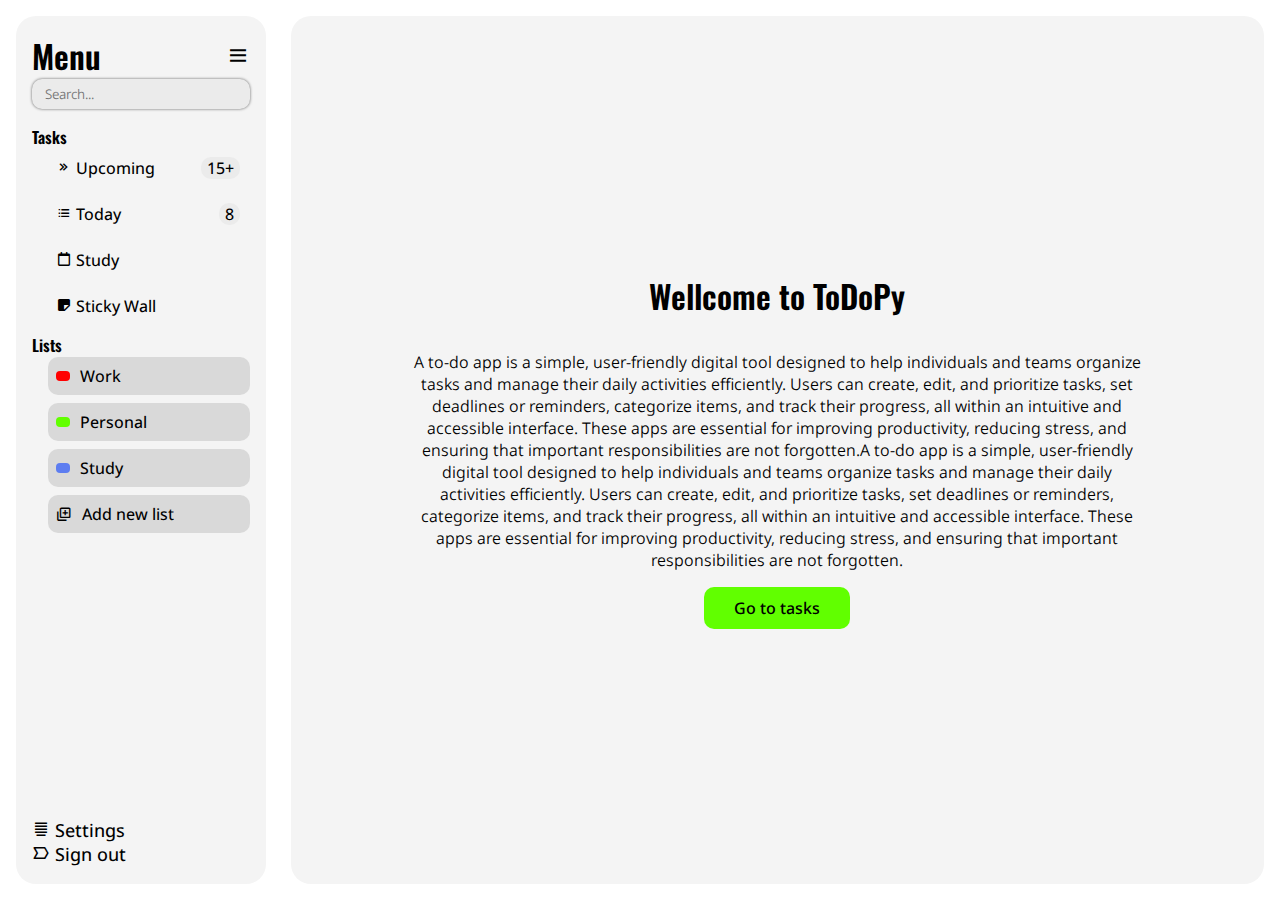
<file: College-project/Home-page/index.html>
<!DOCTYPE html>
<html lang="en">
  <head>
    <meta charset="UTF-8" />
    <meta name="viewport" content="width=device-width, initial-scale=1.0" />
    <title>Home page | Task Managing Website</title>
    <link rel="stylesheet" href="style.css" />
    <link
      href="https://unpkg.com/boxicons@2.1.4/css/boxicons.min.css"
      rel="stylesheet"
    />
  </head>
  <body>
    <div class="left-section">
      <div class="heading">
        <h1>Menu</h1>
        <i class="bx bx-menu"></i>
      </div>

      <div class="search">
        <input type="text" placeholder="Search..." />
      </div>

      <div class="task">
        <strong class="title">Tasks</strong>
        <div class="item upcoming">
          <i class="bx bx-chevrons-right"></i>
          <span class="item-name">Upcoming</span>
          <span class="due-task">15+</span>
        </div>
        <div class="item today">
          <i class="bx bx-list-ul"></i>
          <span class="item-name">Today</span>
          <span class="due-task">8</span>
        </div>
        <div class="item">
          <i class="bx bx-calendar-alt"></i>
          <span class="item-name">Study</span>
        </div>
        <div class="item">
          <i class="bx bxs-note"></i>
          <span class="item-name">Sticky Wall</span>
        </div>
      </div>

      <div class="list">
        <strong class="title">Lists</strong>
        <div class="item">
          <div class="color clr1"></div>
          <span class="item-name">Work</span>
        </div>
        <div class="item">
          <div class="color clr2"></div>
          <span class="item-name">Personal</span>
        </div>
        <div class="item">
          <div class="color clr3"></div>
          <span class="item-name">Study</span>
        </div>
        <div class="item">
          <i class="bx bx-add-to-queue"></i>
          <span class="item-name">Add new list</span>
        </div>
      </div>
      <div class="setting-log_out">
        <div class="setting">
          <i class="bx bx-align-justify"></i>
          <span>Settings</span>
        </div>
        <div class="sign-out">
          <i class="bx bx-tag-alt"></i>
          <span>Sign out</span>
        </div>
      </div>
    </div>

    <div class="right-section">
      <h1>Wellcome to ToDoPy</h1>
      <p>A to-do app is a simple, user-friendly digital tool designed to help individuals and teams organize tasks and manage their daily activities efficiently. Users can create, edit, and prioritize tasks, set deadlines or reminders, categorize items, and track their progress, all within an intuitive and accessible interface. These apps are essential for improving productivity, reducing stress, and ensuring that important responsibilities are not forgotten.A to-do app is a simple, user-friendly digital tool designed to help individuals and teams organize tasks and manage their daily activities efficiently. Users can create, edit, and prioritize tasks, set deadlines or reminders, categorize items, and track their progress, all within an intuitive and accessible interface. These apps are essential for improving productivity, reducing stress, and ensuring that important responsibilities are not forgotten.</p>

      <a href="#">Go to tasks</a>
    </div>
  </body>
</html>
</file>
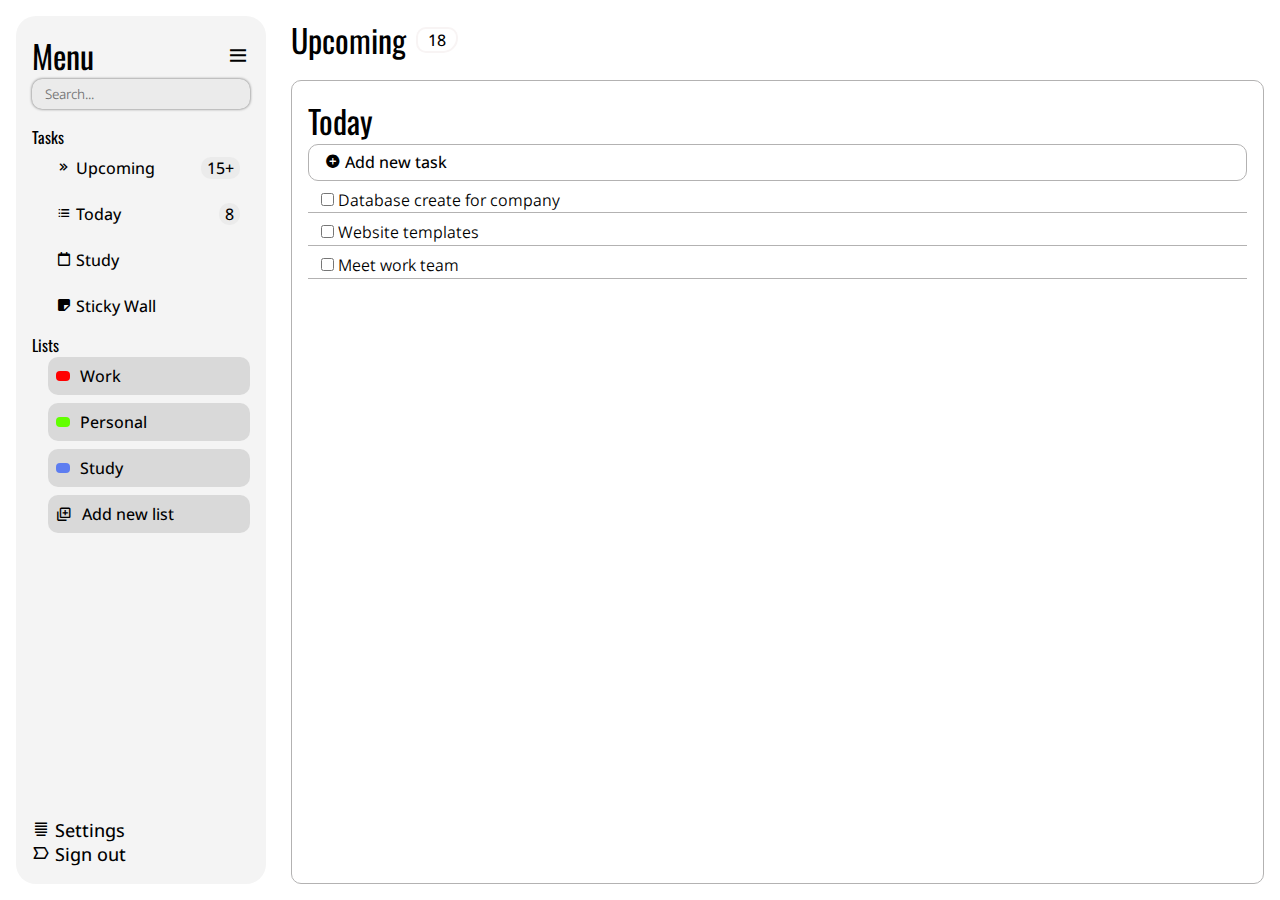
<file: College-project/Today-page/index.html>
<!DOCTYPE html>
<html lang="en">
  <head>
    <meta charset="UTF-8" />
    <meta name="viewport" content="width=device-width, initial-scale=1.0" />
    <title>Home page | Task Managing Website</title>
    <link rel="stylesheet" href="style.css" />
    <link
      href="https://unpkg.com/boxicons@2.1.4/css/boxicons.min.css"
      rel="stylesheet"
    >
  </head>
  <body>
    <div class="left-section">
      <div class="heading">
        <h1>Menu</h1>
        <i class="bx bx-menu"></i>
      </div>

      <div class="search">
        <input type="text" placeholder="Search..." />
      </div>

      <div class="task">
        <strong class="title">Tasks</strong>
        <div class="item upcoming">
          <i class="bx bx-chevrons-right"></i>
          <span class="item-name">Upcoming</span>
          <span class="due-task">15+</span>
        </div>
        <div class="item today">
          <i class="bx bx-list-ul"></i>
          <span class="item-name">Today</span>
          <span class="due-task">8</span>
        </div>
        <div class="item">
          <i class="bx bx-calendar-alt"></i>
          <span class="item-name">Study</span>
        </div>
        <div class="item">
          <i class="bx bxs-note"></i>
          <span class="item-name">Sticky Wall</span>
        </div>
      </div>

      <div class="list">
        <strong class="title">Lists</strong>
        <div class="item">
          <div class="color clr1"></div>
          <span class="item-name">Work</span>
        </div>
        <div class="item">
          <div class="color clr2"></div>
          <span class="item-name">Personal</span>
        </div>
        <div class="item">
          <div class="color clr3"></div>
          <span class="item-name">Study</span>
        </div>
        <div class="item">
          <i class="bx bx-add-to-queue"></i>
          <span class="item-name">Add new list</span>
        </div>
      </div>
      <div class="setting-log_out">
        <div class="setting">
          <i class="bx bx-align-justify"></i>
          <span>Settings</span>
        </div>
        <div class="sign-out">
          <i class="bx bx-tag-alt"></i>
          <span>Sign out</span>
        </div>
      </div>
    </div>

<!-- ? right section  -->

    <div class="right-section">
      <header>
        <h1>Upcoming</h1>
      <span>18</span>
      </header>
      <!-- ? current task section -->
      <div class="current-task">
        <div class="day">
          <!-- ? today section -->
          <h1 class="day-name">Today</h1>
          <div class="add-new-task">
            <i class='bx bxs-plus-circle'></i>
            <span>Add new task</span>
          </div>
          <div class="sub-task-list">
            <input type="checkbox" class="item">
            <label for="item">Database create for company</label>
          </div>
          <div class="sub-task-list">
            <input type="checkbox" class="item">
            <label for="item">Website templates</label>
          </div><div class="sub-task-list">
            <input type="checkbox" class="item">
            <label for="item">Meet work team</label>
          </div>
        </div>
      </div>
      
    </div>
  </body>
</html>
</file>
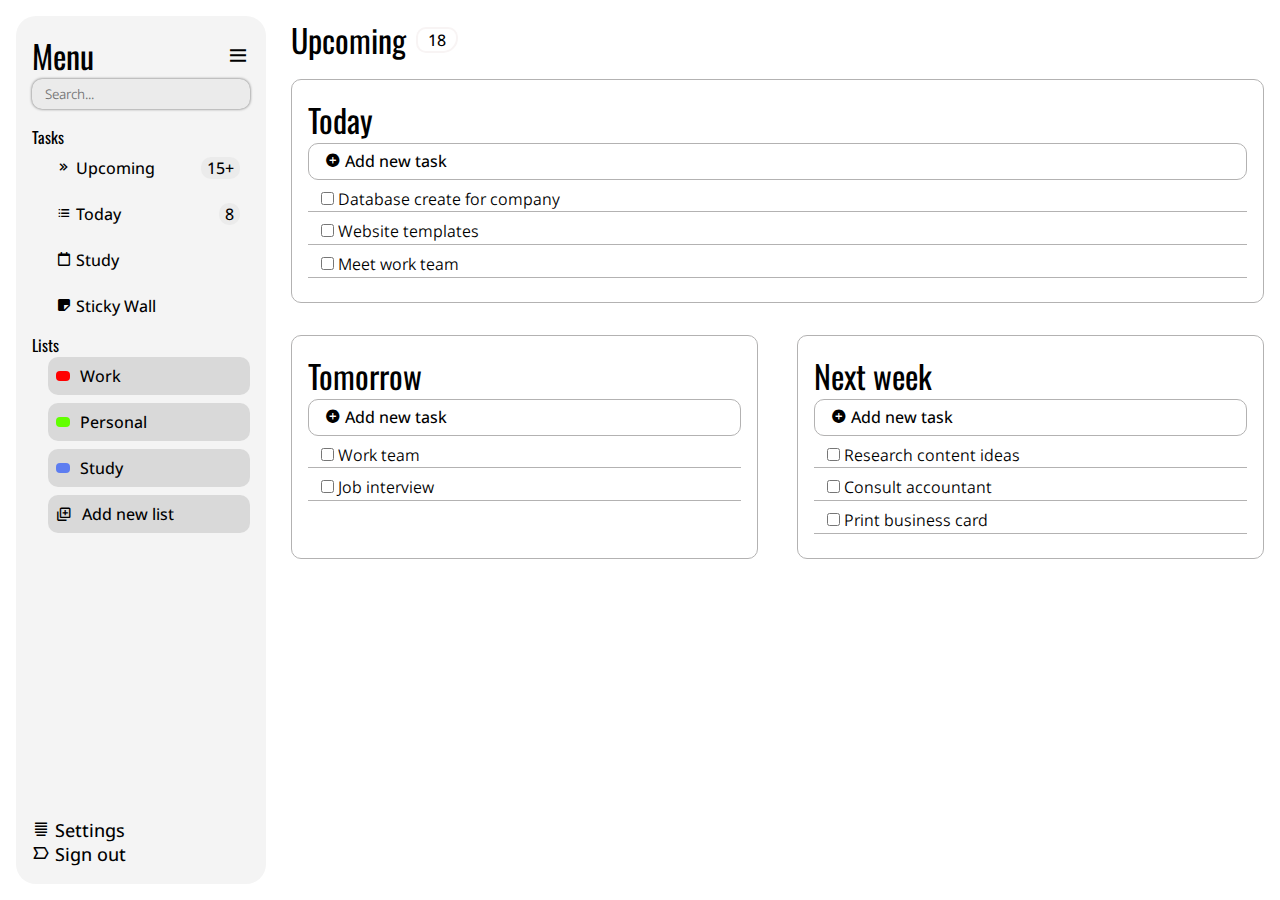
<file: College-project/Upcoming-page/index.html>
<!DOCTYPE html>
<html lang="en">
  <head>
    <meta charset="UTF-8" />
    <meta name="viewport" content="width=device-width, initial-scale=1.0" />
    <title>Home page | Task Managing Website</title>
    <link rel="stylesheet" href="style.css" />
    <link
      href="https://unpkg.com/boxicons@2.1.4/css/boxicons.min.css"
      rel="stylesheet"
    >
  </head>
  <body>
    <div class="left-section">
      <div class="heading">
        <h1>Menu</h1>
        <i class="bx bx-menu"></i>
      </div>

      <div class="search">
        <input type="text" placeholder="Search..." />
      </div>

      <div class="task">
        <strong class="title">Tasks</strong>
        <div class="item upcoming">
          <i class="bx bx-chevrons-right"></i>
          <span class="item-name">Upcoming</span>
          <span class="due-task">15+</span>
        </div>
        <div class="item today">
          <i class="bx bx-list-ul"></i>
          <span class="item-name">Today</span>
          <span class="due-task">8</span>
        </div>
        <div class="item">
          <i class="bx bx-calendar-alt"></i>
          <span class="item-name">Study</span>
        </div>
        <div class="item">
          <i class="bx bxs-note"></i>
          <span class="item-name">Sticky Wall</span>
        </div>
      </div>

      <div class="list">
        <strong class="title">Lists</strong>
        <div class="item">
          <div class="color clr1"></div>
          <span class="item-name">Work</span>
        </div>
        <div class="item">
          <div class="color clr2"></div>
          <span class="item-name">Personal</span>
        </div>
        <div class="item">
          <div class="color clr3"></div>
          <span class="item-name">Study</span>
        </div>
        <div class="item">
          <i class="bx bx-add-to-queue"></i>
          <span class="item-name">Add new list</span>
        </div>
      </div>
      <div class="setting-log_out">
        <div class="setting">
          <i class="bx bx-align-justify"></i>
          <span>Settings</span>
        </div>
        <div class="sign-out">
          <i class="bx bx-tag-alt"></i>
          <span>Sign out</span>
        </div>
      </div>
    </div>

<!-- ? right section  -->

    <div class="right-section">
      <header>
        <h1>Upcoming</h1>
      <span>18</span>
      </header>
      <!-- ? current task section -->
      <div class="current-task">
        <div class="day">
          <!-- ? today section -->
          <h1 class="day-name">Today</h1>
          <div class="add-new-task">
            <i class='bx bxs-plus-circle'></i>
            <span>Add new task</span>
          </div>
          <div class="sub-task-list">
            <input type="checkbox" class="item">
            <label for="item">Database create for company</label>
          </div>
          <div class="sub-task-list">
            <input type="checkbox" class="item">
            <label for="item">Website templates</label>
          </div><div class="sub-task-list">
            <input type="checkbox" class="item">
            <label for="item">Meet work team</label>
          </div>
        </div>
      </div>
        <!-- ? next upcoming task -->
      <div class="next-task">
        <div class="day ">
          <!-- ? tomorrow section -->
          <h1 class="day-name">Tomorrow</h1>
          <div class="add-new-task">
            <i class='bx bxs-plus-circle'></i>
            <span>Add new task</span>
          </div>
          <div class="sub-task-list">
            <input type="checkbox" class="item">
            <label for="item">Work team</label>
          </div>
          <div class="sub-task-list">
            <input type="checkbox" class="item">
            <label for="item">Job interview</label>
          </div>  
        </div>

        <div class="day">
          <!--? next week section  -->
          <h1 class="day-name">Next week</h1>
          <div class="add-new-task">
            <i class='bx bxs-plus-circle'></i>
            <span>Add new task</span>
          </div>
          <div class="sub-task-list">
            <input type="checkbox" class="item">
            <label for="item">Research content ideas</label>
          </div>
          <div class="sub-task-list">
            <input type="checkbox" class="item">
            <label for="item">Consult accountant</label>
          </div><div class="sub-task-list">
            <input type="checkbox" class="item">
            <label for="item">Print business card</label>
          </div>
        </div>
      </div>
      
    </div>
  </body>
</html>
</file>
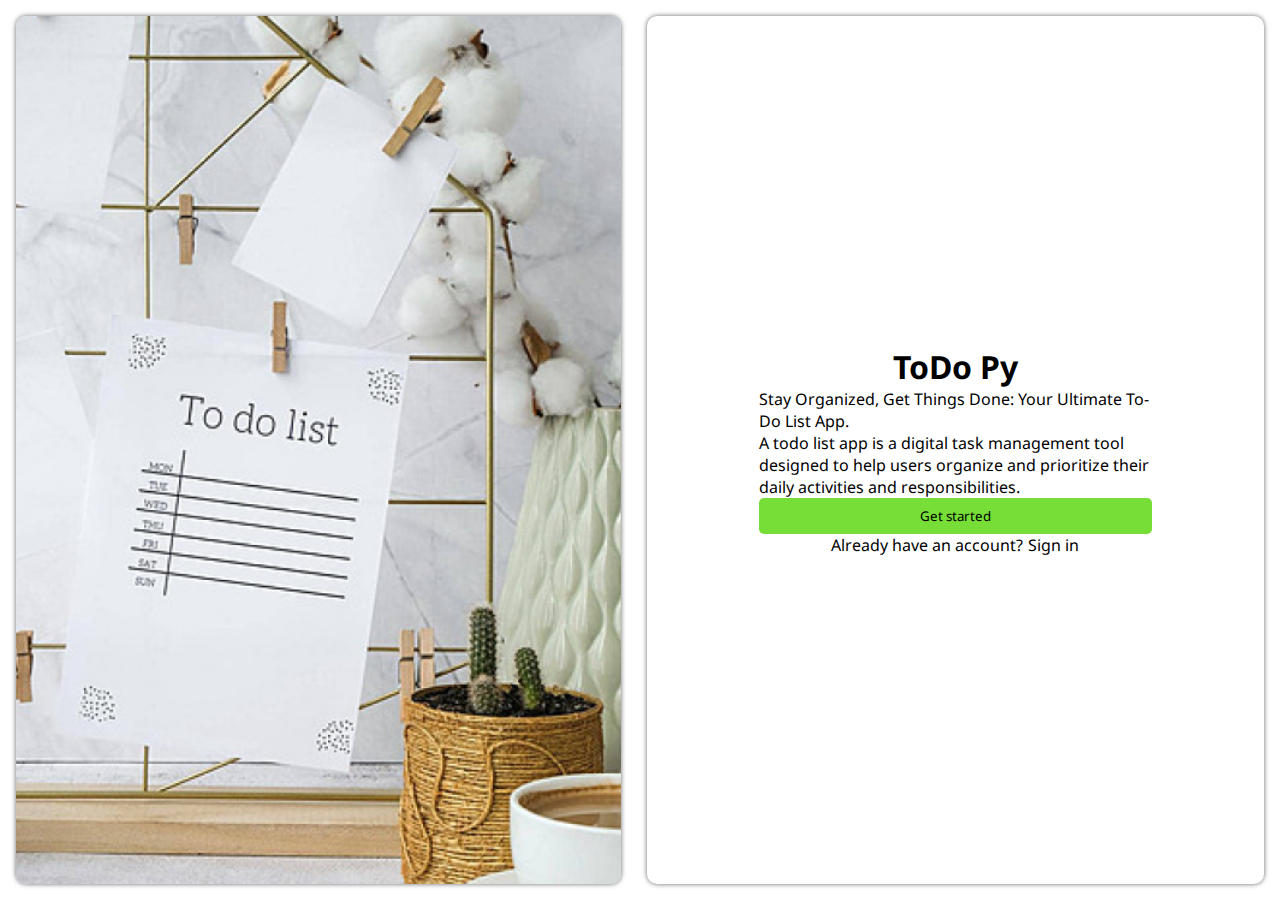
<file: College-project/landing_page/landing-page.html>
<!DOCTYPE html>
<html lang="en">
  <head>
    <meta charset="UTF-8" />
    <meta name="viewport" content="width=device-width, initial-scale=1.0" />
    <title>Landing Page | Task Managing</title>
    <link rel="stylesheet" href="landing-page.css" />
  </head>
  <body>
    <div class="container">
      <div class="image-wrapper">
     
      </div>
      <div class="component-wrapper">
        <h1 class="title">ToDo Py</h1>
        <p>
          Stay Organized, Get Things Done: Your Ultimate To-Do List App. <br> A todo
          list app is a digital task management tool designed to help users
          organize and prioritize their daily activities and responsibilities.
        </p>
        <button class="btn">Get started</button>
        <div class="sign-in">
          <p>
            Already have an account?
          </p>
          <a href="">Sign in</a>
        </div>
      </div>
    </div>
  </body>
</html>
</file>
<file: College-project/Home-page/style.css>
@import url('https://fonts.googleapis.com/css2?family=Noto+Sans:ital,wght@0,100..900;1,100..900&family=Oswald:wght@200..700&display=swap');

*{
  padding: 0;
  margin: 0;
  box-sizing: border-box;
  font-family: "Noto Sans", sans-serif;
  outline: none;
  font-weight: 350;
}

body{
  display: flex;
  height: 100vh;
  justify-content: space-between;
  background-color: #fff;
  padding: 1em;
}

.left-section,
.right-section{
  background-color: #F4F4F4;
  border-radius: 20px;

}

.left-section{
  padding: 1em;
  position: relative;
  width: 20%;
}
.right-section{
  width: 78%;
}
.heading h1,
strong{
  font-weight: 600;
  font-family: "Oswald", sans-serif;
}

.heading{
  display: flex;
  justify-content: space-between;
  align-items: center;
}
.heading i{
  font-size: 1.5em;
}
.search{
  height: 30px;
  margin-bottom: 1em;
}
.search input{
  width: 100%;
  height: 100%;
  border-radius: 10px;
  border: none;
  background-color: #EBEBEB;
  box-shadow: 0 0 3px rgba(0,0,0,.6);
  padding: 0 1em;
}
.item{
  margin-left: 1em;
  background-color: transparent;
  margin-bottom: .5em;
  padding: .5em;
  border-radius: 10px;
}
.upcoming,
.today{
  position: relative;
}
.due-task{
  position: absolute;
  right: 10px;
}

.upcoming .due-task,
.today .due-task{
  background-color: #EBEBEB;
  border-radius: 10px;
  padding: 0 6px;
}

.item:hover{
  background-color: #EBEBEB;
}

.list .item{
  background-color: #D9D9D9;
}

.list .item:hover{
  background-color: #EBEBEB;
}

.list .item{
  display: flex;
  align-items: center;
  gap: 10px;
}
.color{
  height: 10px;
  width: 14px;
  border-radius: 4px;
}
.clr1{
  background-color: #FF0000;
}
.clr2{
  background-color: #61FF00;
}
.clr3{
  background-color: #5D7DF0;
}

.title{
  margin-bottom: 1em;
}

.setting-log_out{
  position: absolute;
  bottom: 1em;
  font-size: 18px;

}

.setting i, span,
.sign-out i, span{
  font-weight: 450;
}

.right-section{
 display: flex;
 flex-direction: column;
 justify-content: center;
 align-items: center; 
}

.right-section h1{
  font-weight: 600;
  margin-bottom: 1em;
  font-family: "Oswald", sans-serif;
}
.right-section p{
  width: 75%;
  text-align: center;    
  margin-bottom: 1em;
}

.right-section a{
  text-decoration: none;
  color: #000;
  font-weight: 500;
  background-color: #61FF00;
  padding: 10px 30px;
  border-radius: 10px;
}
</file>
<file: College-project/Today-page/style.css>
@import url('https://fonts.googleapis.com/css2?family=Noto+Sans:ital,wght@0,100..900;1,100..900&family=Oswald:wght@200..700&display=swap');

*{
  padding: 0;
  margin: 0;
  box-sizing: border-box;
  font-family: "Noto Sans", sans-serif;
  outline: none;
  font-weight: 350;
}

body{
  display: flex;
  height: 100vh;
  justify-content: space-between;
  background-color: #fff;
  padding: 1em;
}

.left-section{
  background-color: #F4F4F4;
  border-radius: 20px;
}

.left-section{
  padding: 1em;
  position: relative;
  width: 20%;
}
.right-section{
  width: 78%;
  height: 100%;
  position: relative;
}
 h1,
strong{
  font-weight: 400;
  font-family: "Oswald", sans-serif;
}

.heading{
  display: flex;
  justify-content: space-between;
  align-items: center;
}
.heading i{
  font-size: 1.5em;
}
.search{
  height: 30px;
  margin-bottom: 1em;
}
.search input{
  width: 100%;
  height: 100%;
  border-radius: 10px;
  border: none;
  background-color: #EBEBEB;
  box-shadow: 0 0 3px rgba(0,0,0,.6);
  padding: 0 1em;
}
.item{
  margin-left: 1em;
  background-color: transparent;
  margin-bottom: .5em;
  padding: .5em;
  border-radius: 10px;
}
.upcoming,
.today{
  position: relative;
}
.due-task{
  position: absolute;
  right: 10px;
}

.upcoming .due-task,
.today .due-task{
  background-color: #EBEBEB;
  border-radius: 10px;
  padding: 0 6px;
}

.item:hover{
  background-color: #EBEBEB;
}

.list .item{
  background-color: #D9D9D9;
}

.list .item:hover{
  background-color: #EBEBEB;
}

.list .item{
  display: flex;
  align-items: center;
  gap: 10px;
}
.color{
  height: 10px;
  width: 14px;
  border-radius: 4px;
}
.clr1{
  background-color: #FF0000;
}
.clr2{
  background-color: #61FF00;
}
.clr3{
  background-color: #5D7DF0;
}

.title{
  margin-bottom: 1em;
}

.setting-log_out{
  position: absolute;
  bottom: 1em;
  font-size: 18px;

}

.setting i, span,
.sign-out i, span{
  font-weight: 450;
}

/* right section */

header{
  display: flex;
  align-items: center;
  gap: 10px;

}
header span{
  border: 2px solid #f8f4f4;
  padding: 0 10px;
  border-radius: 10px;
  border-bottom-right-radius: 15px;
}
.current-task,
.add-new-task{
  border: 1px solid #b3b2b2;
  border-radius: 10px;
}

.current-task{
  padding: 1em;
  position: absolute;
  left: 0;
  right: 0;
  bottom: 0;
  top: 4em;
}

.add-new-task{
  padding:  .4em 1em;
  margin-bottom: .5em;
}
.sub-task-list{
  border-bottom: 1px solid #b3b2b2;
  margin-bottom: .5em;
}
.sub-task-list:nth-child{
  border-bottom: none;
}
</file>
<file: College-project/Upcoming-page/style.css>
@import url('https://fonts.googleapis.com/css2?family=Noto+Sans:ital,wght@0,100..900;1,100..900&family=Oswald:wght@200..700&display=swap');

*{
  padding: 0;
  margin: 0;
  box-sizing: border-box;
  font-family: "Noto Sans", sans-serif;
  outline: none;
  font-weight: 350;
}

body{
  display: flex;
  height: 100vh;
  justify-content: space-between;
  background-color: #fff;
  padding: 1em;
}

.left-section{
  background-color: #F4F4F4;
  border-radius: 20px;
}

.left-section{
  padding: 1em;
  position: relative;
  width: 20%;
}
.right-section{
  width: 78%;
}
 h1,
strong{
  font-weight: 400;
  font-family: "Oswald", sans-serif;
}

.heading{
  display: flex;
  justify-content: space-between;
  align-items: center;
}
.heading i{
  font-size: 1.5em;
}
.search{
  height: 30px;
  margin-bottom: 1em;
}
.search input{
  width: 100%;
  height: 100%;
  border-radius: 10px;
  border: none;
  background-color: #EBEBEB;
  box-shadow: 0 0 3px rgba(0,0,0,.6);
  padding: 0 1em;
}
.item{
  margin-left: 1em;
  background-color: transparent;
  margin-bottom: .5em;
  padding: .5em;
  border-radius: 10px;
}
.upcoming,
.today{
  position: relative;
}
.due-task{
  position: absolute;
  right: 10px;
}

.upcoming .due-task,
.today .due-task{
  background-color: #EBEBEB;
  border-radius: 10px;
  padding: 0 6px;
}

.item:hover{
  background-color: #EBEBEB;
}

.list .item{
  background-color: #D9D9D9;
}

.list .item:hover{
  background-color: #EBEBEB;
}

.list .item{
  display: flex;
  align-items: center;
  gap: 10px;
}
.color{
  height: 10px;
  width: 14px;
  border-radius: 4px;
}
.clr1{
  background-color: #FF0000;
}
.clr2{
  background-color: #61FF00;
}
.clr3{
  background-color: #5D7DF0;
}

.title{
  margin-bottom: 1em;
}

.setting-log_out{
  position: absolute;
  bottom: 1em;
  font-size: 18px;

}

.setting i, span,
.sign-out i, span{
  font-weight: 450;
}

/* right section */

header{
  display: flex;
  align-items: center;
  gap: 10px;
  margin-bottom: 1em;
}
header span{
  border: 2px solid #f8f4f4;
  padding: 0 10px;
  border-radius: 10px;
  border-bottom-right-radius: 15px;
}
.current-task,
.add-new-task,
.next-task .day{
  border: 1px solid #b3b2b2;
  border-radius: 10px;
}

.current-task{
  padding: 1em;
  margin-bottom: 2em;
}

.add-new-task{
  padding:  .4em 1em;
  margin-bottom: .5em;
}
.sub-task-list{
  border-bottom: 1px solid #b3b2b2;
  margin-bottom: .5em;
}

.next-task{
  display: flex;
  justify-content: space-between;
}

.next-task .day{
  width: 48%;
  padding: 1em;
}
</file>
<file: College-project/landing_page/landing-page.css>
@import url('https://fonts.googleapis.com/css2?family=Noto+Sans:ital,wght@0,100..900;1,100..900&display=swap');

*{
  margin: 0;
  padding: 0;
  box-sizing: border-box;
  font-family: "Noto Sans", sans-serif;
}

img{
  width: 260px;
}

.container{
  display: flex;
  height: 100vh;
  border-radius: 30px;
}
.image-wrapper,
.component-wrapper{
  width: 50%;
  border-radius: 10px;
  margin: 1em;
  border: none;
  box-shadow: 0 0 5px rgba(0, 0, 0, .6);
}

.image-wrapper{
  margin-right: 10px;
  background: url(/College-project/landing_page/picture.png);
  background-position: center;
  background-size: cover;
}
.component-wrapper{
  display: flex;
  flex-direction: column;
  justify-content: center;
  align-items: center;
  padding: 0 7em;
  min-width: 350px;
}
.component-wrapper .title{
  
  text-align: left;
}
.btn{
  width: 100%;
  padding: 9px 145px ;
  border: none;
  border-radius: 5px;
  background-color: #76DE37;
  cursor: pointer;
}

.btn:hover{
  opacity: .8;
}
.btn:active{
  opacity: .7;
}

.sign-in{
  display: flex;
}
.sign-in p{
  margin-right: 5px;
}
.sign-in a{
  text-decoration: none;
  color: #000;
}
.sign-in a:hover{
  text-decoration: underline;
}
</file>
